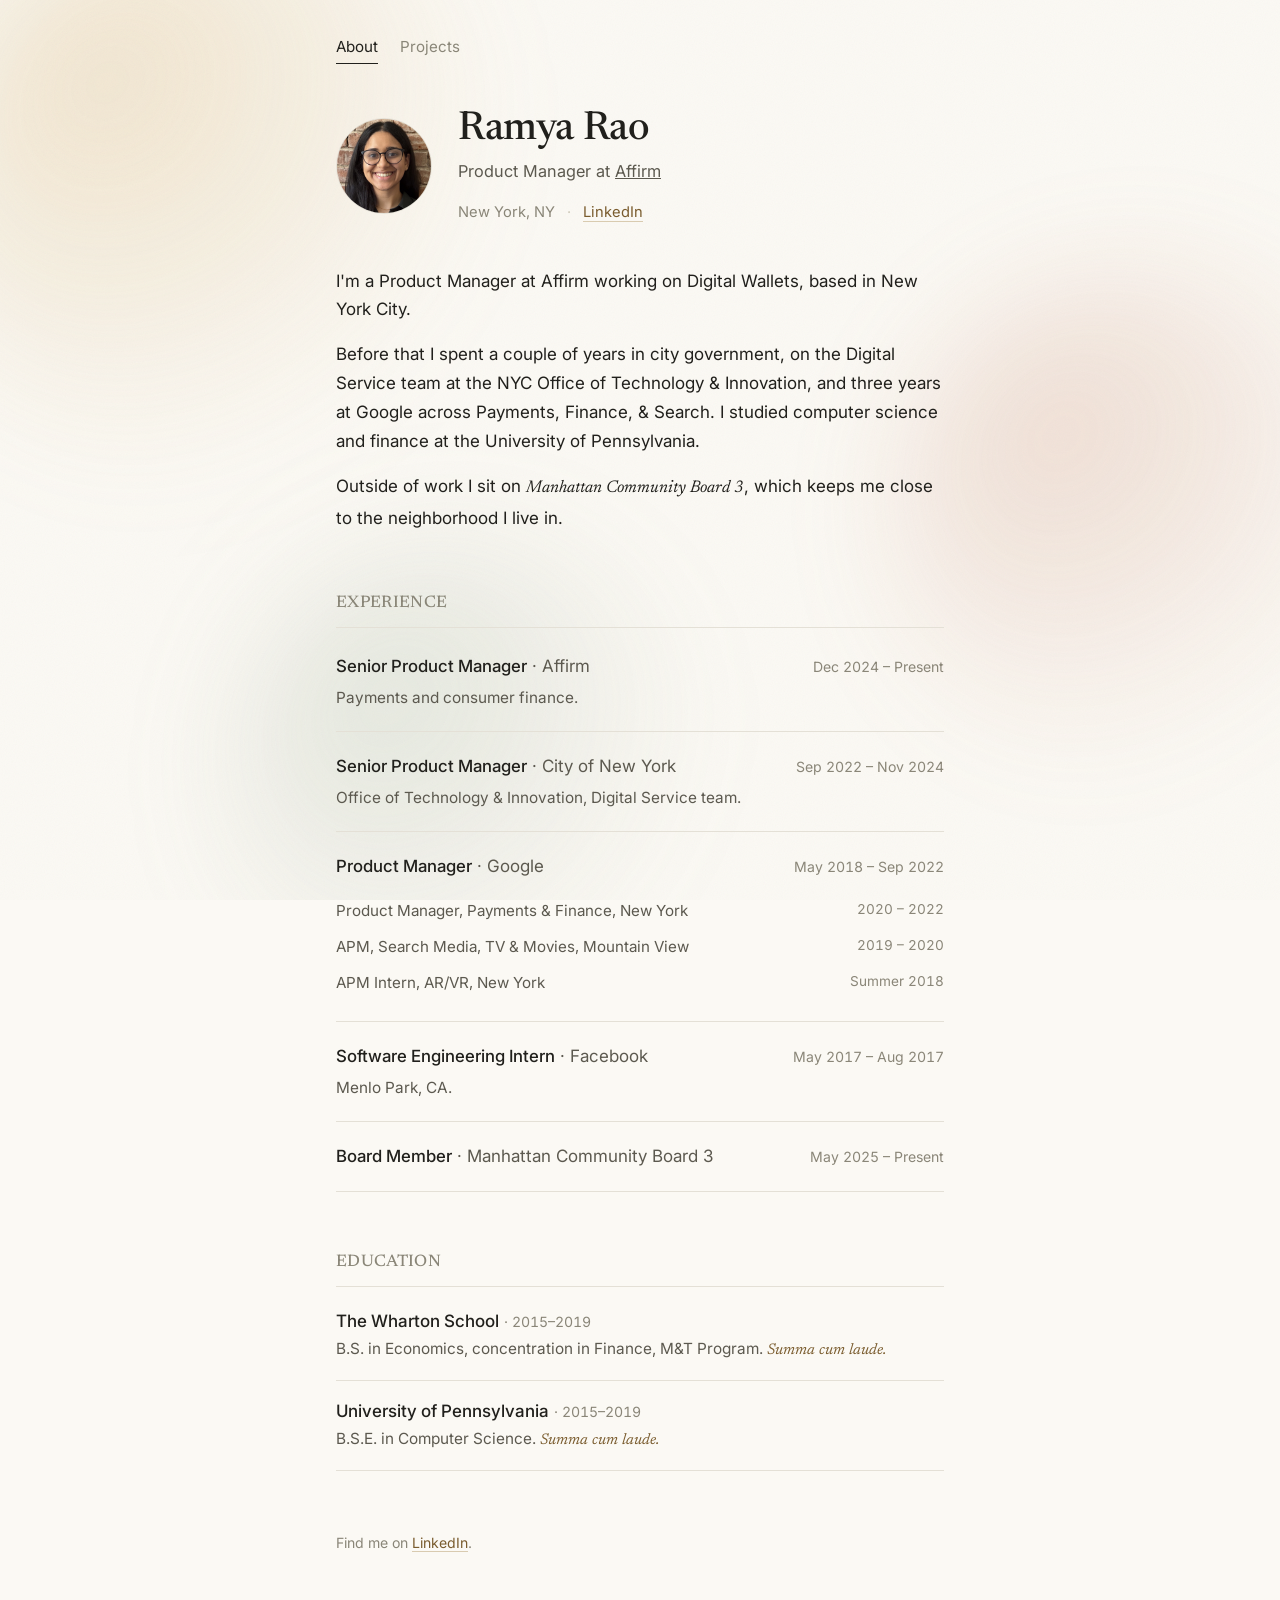
<file: index.html>
<!DOCTYPE html>
<html lang="en">
<head>
<meta charset="UTF-8" />
<meta name="viewport" content="width=device-width, initial-scale=1.0" />
<title>Ramya Rao</title>
<meta name="description" content="Ramya Rao, product manager in New York. Currently at Affirm; previously NYC government and Google." />
<link rel="preconnect" href="https://fonts.googleapis.com" />
<link rel="preconnect" href="https://fonts.gstatic.com" crossorigin />
<link href="https://fonts.googleapis.com/css2?family=Newsreader:ital,opsz,wght@0,6..72,400;0,6..72,500;1,6..72,400&family=Inter:wght@400;500&display=swap" rel="stylesheet" />
<link rel="stylesheet" href="site.css" />
</head>
<body>

<div class="bg" aria-hidden="true">
  <div class="orb o1"></div>
  <div class="orb o2"></div>
  <div class="orb o3"></div>
</div>

<div class="page">

  <nav class="site-nav" aria-label="Site">
    <a href="./" aria-current="page">About</a>
    <a href="projects.html">Projects</a>
  </nav>

  <header>
    <img class="portrait" src="headshot.jpeg" alt="Ramya Rao" />
    <div>
      <h1 class="name">Ramya Rao</h1>
      <div class="tagline">Product Manager at <a href="https://www.affirm.com">Affirm</a></div>
      <div class="meta">
        New York, NY
        <span class="dot">·</span>
        <a href="https://www.linkedin.com/in/ramya-rao-50b965108">LinkedIn</a>
      </div>
    </div>
  </header>

  <div class="lead">
    <p>I'm a Product Manager at Affirm working on Digital Wallets, based in New York City.</p>
    <p>Before that I spent a couple of years in city government, on the Digital Service team at the NYC Office of Technology &amp; Innovation, and three years at Google across Payments, Finance, &amp; Search. I studied computer science and finance at the University of Pennsylvania.</p>
    <p>Outside of work I sit on <em>Manhattan Community Board 3</em>, which keeps me close to the neighborhood I live in.</p>
  </div>

  <h2>Experience</h2>

  <div class="job">
    <div class="top">
      <div><span class="role">Senior Product Manager</span> <span class="at">&middot; Affirm</span></div>
      <div class="when">Dec 2024 &ndash; Present</div>
    </div>
    <div class="note">Payments and consumer finance.</div>
  </div>

  <div class="job">
    <div class="top">
      <div><span class="role">Senior Product Manager</span> <span class="at">&middot; City of New York</span></div>
      <div class="when">Sep 2022 &ndash; Nov 2024</div>
    </div>
    <div class="note">Office of Technology &amp; Innovation, Digital Service team.</div>
  </div>

  <div class="job">
    <div class="top">
      <div><span class="role">Product Manager</span> <span class="at">&middot; Google</span></div>
      <div class="when">May 2018 &ndash; Sep 2022</div>
    </div>
    <ul class="stints">
      <li><span>Product Manager, Payments &amp; Finance, New York</span><span class="s-when">2020 &ndash; 2022</span></li>
      <li><span>APM, Search Media, TV &amp; Movies, Mountain View</span><span class="s-when">2019 &ndash; 2020</span></li>
      <li><span>APM Intern, AR/VR, New York</span><span class="s-when">Summer 2018</span></li>
    </ul>
  </div>

  <div class="job">
    <div class="top">
      <div><span class="role">Software Engineering Intern</span> <span class="at">&middot; Facebook</span></div>
      <div class="when">May 2017 &ndash; Aug 2017</div>
    </div>
    <div class="note">Menlo Park, CA.</div>
  </div>

  <div class="job">
    <div class="top">
      <div><span class="role">Board Member</span> <span class="at">&middot; Manhattan Community Board 3</span></div>
      <div class="when">May 2025 &ndash; Present</div>
    </div>
  </div>

  <h2>Education</h2>

  <div class="edu">
    <div><span class="school">The Wharton School</span> <span class="when">&middot; 2015&ndash;2019</span></div>
    <div class="degree">B.S. in Economics, concentration in Finance, M&amp;T Program. <span class="laude">Summa cum laude.</span></div>
  </div>

  <div class="edu">
    <div><span class="school">University of Pennsylvania</span> <span class="when">&middot; 2015&ndash;2019</span></div>
    <div class="degree">B.S.E. in Computer Science. <span class="laude">Summa cum laude.</span></div>
  </div>

  <footer>
    Find me on <a href="https://www.linkedin.com/in/ramya-rao-50b965108">LinkedIn</a>.
  </footer>

</div>
</body>
</html>
</file>
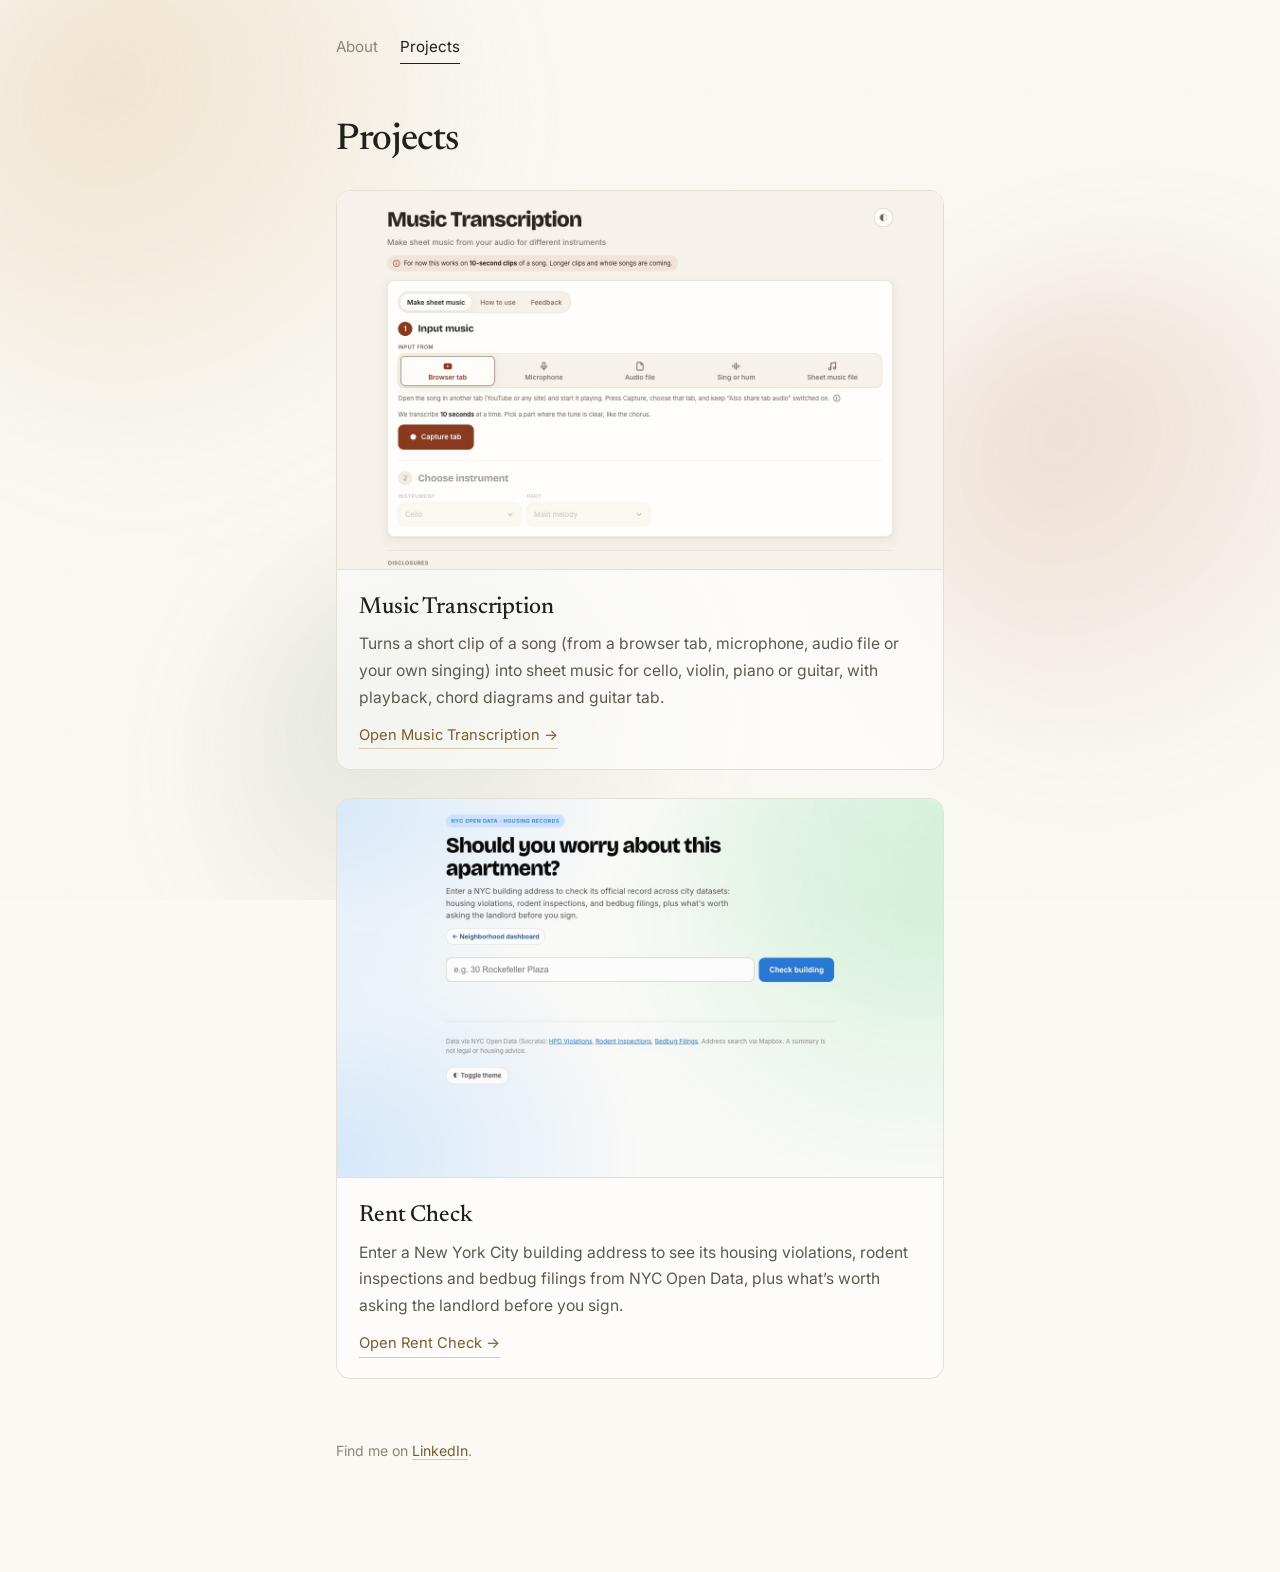
<file: projects.html>
<!DOCTYPE html>
<html lang="en">
<head>
<meta charset="UTF-8" />
<meta name="viewport" content="width=device-width, initial-scale=1.0" />
<title>Projects · Ramya Rao</title>
<meta name="description" content="Projects by Ramya Rao: Music Transcription and Rent Check." />
<link rel="preconnect" href="https://fonts.googleapis.com" />
<link rel="preconnect" href="https://fonts.gstatic.com" crossorigin />
<link href="https://fonts.googleapis.com/css2?family=Newsreader:ital,opsz,wght@0,6..72,400;0,6..72,500;1,6..72,400&family=Inter:wght@400;500&display=swap" rel="stylesheet" />
<link rel="stylesheet" href="site.css" />
</head>
<body>

<div class="bg" aria-hidden="true">
  <div class="orb o1"></div>
  <div class="orb o2"></div>
  <div class="orb o3"></div>
</div>

<div class="page">

  <nav class="site-nav" aria-label="Site">
    <a href="./">About</a>
    <a href="projects.html" aria-current="page">Projects</a>
  </nav>

  <h1 class="page-title">Projects</h1>

  <div class="projects">
    <a class="project-card" href="https://music-transcription-phi.vercel.app">
      <img src="projects/mt.jpg" alt="Music Transcription: choose where the music comes from, capture ten seconds, and pick an instrument" loading="lazy" />
      <div class="body">
        <h3>Music Transcription</h3>
        <p>Turns a short clip of a song (from a browser tab, microphone, audio file or your own singing) into sheet music for cello, violin, piano or guitar, with playback, chord diagrams and guitar tab.</p>
        <span class="open">Open Music Transcription &rarr;</span>
      </div>
    </a>

    <a class="project-card" href="https://nyc-311-push-9aum.vercel.app/building.html">
      <img src="projects/rc.jpg" alt="Rent Check: enter a New York City building address to check its record" loading="lazy" />
      <div class="body">
        <h3>Rent Check</h3>
        <p>Enter a New York City building address to see its housing violations, rodent inspections and bedbug filings from NYC Open Data, plus what&rsquo;s worth asking the landlord before you sign.</p>
        <span class="open">Open Rent Check &rarr;</span>
      </div>
    </a>
  </div>

  <footer>
    Find me on <a href="https://www.linkedin.com/in/ramya-rao-50b965108">LinkedIn</a>.
  </footer>

</div>
</body>
</html>
</file>
<file: site.css>
:root {
    --paper: #fbf9f4;
    --ink: #21201c;
    --soft: #5c594f;
    --faint: #8a8678;
    --rule: #e4e0d6;
    --link: #7a5c2e;
  }
  * { box-sizing: border-box; }
  html { -webkit-text-size-adjust: 100%; }
  body {
    margin: 0;
    background: var(--paper);
    color: var(--ink);
    font-family: 'Inter', -apple-system, BlinkMacSystemFont, sans-serif;
    font-size: 17px;
    line-height: 1.7;
  }
  .page { max-width: 660px; margin: 0 auto; padding: 0 26px 110px; position: relative; z-index: 1; }

  /* Ambient background: slow-drifting gradient orbs in the warm palette */
  .bg { position: fixed; inset: 0; z-index: 0; overflow: hidden; pointer-events: none; }
  .bg .orb {
    position: absolute; border-radius: 50%;
    filter: blur(60px); opacity: 0.55;
    mix-blend-mode: multiply;
    will-change: transform;
  }
  .bg .o1 {
    width: 46vw; height: 46vw; top: -8vw; left: -6vw;
    background: radial-gradient(circle at 30% 30%, rgba(213,176,110,0.55), rgba(213,176,110,0) 70%);
    animation: drift1 26s ease-in-out infinite alternate;
  }
  .bg .o2 {
    width: 40vw; height: 40vw; top: 30vh; right: -10vw;
    background: radial-gradient(circle at 30% 30%, rgba(199,131,104,0.45), rgba(199,131,104,0) 70%);
    animation: drift2 32s ease-in-out infinite alternate;
  }
  .bg .o3 {
    width: 38vw; height: 38vw; bottom: -10vw; left: 18vw;
    background: radial-gradient(circle at 30% 30%, rgba(140,158,132,0.40), rgba(140,158,132,0) 70%);
    animation: drift3 38s ease-in-out infinite alternate;
  }
  /* fine grain to keep the gradients from looking flat/banded */
  .bg::after {
    content: ''; position: absolute; inset: 0; opacity: 0.04;
    background-image: url("data:image/svg+xml,%3Csvg xmlns='http://www.w3.org/2000/svg' width='160' height='160'%3E%3Cfilter id='n'%3E%3CfeTurbulence type='fractalNoise' baseFrequency='0.9' numOctaves='2'/%3E%3C/filter%3E%3Crect width='100%25' height='100%25' filter='url(%23n)'/%3E%3C/svg%3E");
  }
  @keyframes drift1 {
    0%   { transform: translate(0,0) scale(1); }
    100% { transform: translate(8vw, 6vh) scale(1.15); }
  }
  @keyframes drift2 {
    0%   { transform: translate(0,0) scale(1.1); }
    100% { transform: translate(-7vw, -5vh) scale(0.95); }
  }
  @keyframes drift3 {
    0%   { transform: translate(0,0) scale(0.95); }
    100% { transform: translate(5vw, -7vh) scale(1.2); }
  }
  @media (prefers-reduced-motion: reduce) {
    .bg .orb { animation: none; }
  }

  /* Masthead */
  header { padding: 78px 0 12px; display: flex; align-items: center; gap: 26px; }
  .portrait {
    width: 96px; height: 96px; border-radius: 50%;
    object-fit: cover; flex-shrink: 0;
    border: 1px solid var(--rule);
  }
  .name {
    font-family: 'Newsreader', Georgia, serif;
    font-weight: 500;
    font-size: 2.5rem;
    letter-spacing: -0.01em;
    line-height: 1.1;
    margin: 0 0 6px;
  }
  .tagline { color: var(--soft); font-size: 1.02rem; }
  .tagline a { color: inherit; }
  .meta { margin-top: 14px; color: var(--faint); font-size: 0.92rem; }
  .meta a { color: var(--link); text-decoration: none; border-bottom: 1px solid #d9cbb0; }
  .meta a:hover { border-color: var(--link); }
  .dot { margin: 0 8px; color: #cfcabb; }

  /* Body copy */
  .lead { margin: 30px 0 0; }
  .lead p { margin: 0 0 16px; color: var(--ink); }
  .lead p:last-child { margin-bottom: 0; }
  em { font-family: 'Newsreader', serif; font-style: italic; }

  h2 {
    font-family: 'Newsreader', serif;
    font-weight: 500;
    font-size: 1.05rem;
    letter-spacing: 0.02em;
    text-transform: uppercase;
    color: var(--faint);
    margin: 56px 0 4px;
    padding-bottom: 10px;
    border-bottom: 1px solid var(--rule);
  }

  /* Experience list */
  .job { padding: 20px 0; border-bottom: 1px solid var(--rule); }
  .job:last-child { border-bottom: none; }
  .job .top { display: flex; justify-content: space-between; align-items: baseline; gap: 18px; flex-wrap: wrap; }
  .role { font-weight: 500; font-size: 1.05rem; }
  .at { color: var(--soft); }
  .when { color: var(--faint); font-size: 0.88rem; white-space: nowrap; font-variant-numeric: tabular-nums; }
  .note { color: var(--soft); font-size: 0.96rem; margin-top: 4px; }
  .stints { margin: 12px 0 0; padding: 0; list-style: none; }
  .stints li { display: flex; justify-content: space-between; gap: 16px; padding: 5px 0; color: var(--soft); font-size: 0.95rem; flex-wrap: wrap; }
  .stints .s-when { color: var(--faint); font-size: 0.85rem; white-space: nowrap; font-variant-numeric: tabular-nums; }

  /* Education */
  .edu { padding: 16px 0; border-bottom: 1px solid var(--rule); }
  .edu:last-child { border-bottom: none; }
  .school { font-weight: 500; }
  .degree { color: var(--soft); font-size: 0.96rem; }
  .edu .when { display: inline; }
  .laude { font-family: 'Newsreader', serif; font-style: italic; color: var(--link); }

  footer { margin-top: 60px; color: var(--faint); font-size: 0.88rem; }
  footer a { color: var(--link); text-decoration: none; border-bottom: 1px solid #d9cbb0; }
  footer a:hover { border-color: var(--link); }

  @media (max-width: 480px) {
    .name { font-size: 2.1rem; }
    body { font-size: 16px; }
  }

  /* Top navigation: About / Projects */
  .site-nav { display: flex; gap: 22px; padding-top: 34px; font-size: 0.95rem; }
  .site-nav a { color: var(--faint); text-decoration: none; padding-bottom: 3px; border-bottom: 1px solid transparent; }
  .site-nav a:hover { color: var(--ink); }
  .site-nav a[aria-current='page'] { color: var(--ink); border-bottom-color: var(--ink); }
  .site-nav + header { padding-top: 44px; }

  /* Projects page */
  .page-title { font-family: 'Newsreader', Georgia, serif; font-weight: 500; font-size: 2.3rem; letter-spacing: -0.01em; line-height: 1.15; margin: 56px 0 28px; }
  .page-intro { color: var(--soft); margin: 0 0 34px; }
  .projects { display: grid; gap: 28px; }
  .project-card {
    display: block; color: inherit; text-decoration: none;
    background: rgba(255, 255, 255, 0.55); border: 1px solid var(--rule); border-radius: 14px; overflow: hidden;
    transition: border-color 0.2s, box-shadow 0.2s, transform 0.2s;
  }
  .project-card:hover { border-color: #d9cbb0; box-shadow: 0 10px 30px rgba(33, 32, 28, 0.08); transform: translateY(-2px); }
  .project-card img { display: block; width: 100%; aspect-ratio: 16 / 10; object-fit: cover; object-position: top; border-bottom: 1px solid var(--rule); }
  .project-card .body { padding: 18px 22px 20px; }
  .project-card h3 { margin: 0 0 4px; font-family: 'Newsreader', Georgia, serif; font-weight: 500; font-size: 1.45rem; letter-spacing: -0.005em; }
  .project-card p { margin: 0; color: var(--soft); font-size: 0.98rem; }
  .project-card .open { display: inline-block; margin-top: 12px; color: var(--link); font-size: 0.92rem; border-bottom: 1px solid #d9cbb0; }
  .project-card:hover .open { border-color: var(--link); }
  @media (prefers-reduced-motion: reduce) { .project-card, .project-card:hover { transition: none; transform: none; } }
</file>
